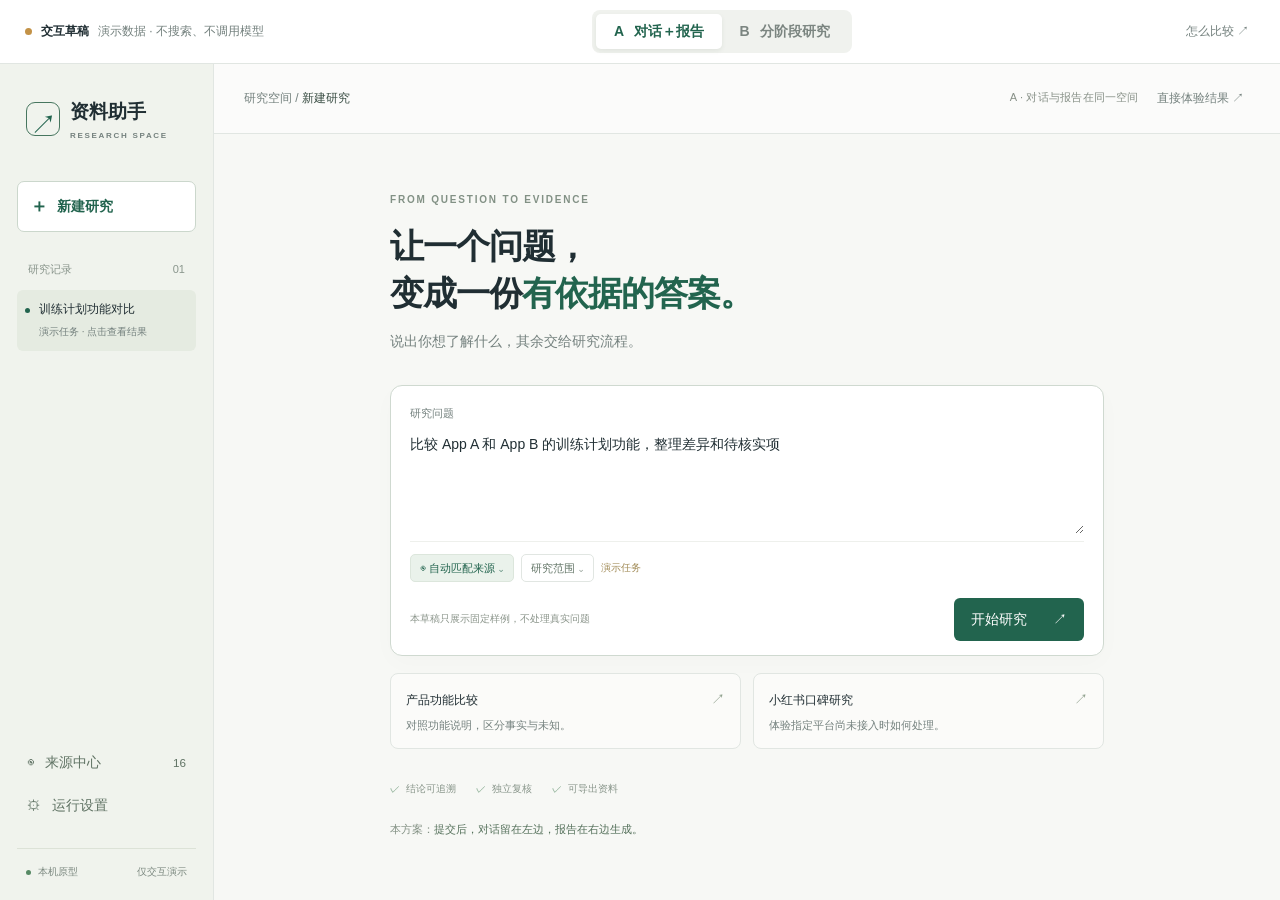
<file: prototypes/layout-comparison/index.html>
<!doctype html>
<html lang="zh-CN">
<head><meta charset="utf-8"><meta name="viewport" content="width=device-width,initial-scale=1"><title>资料助手 · 两套交互方案</title><link rel="stylesheet" href="style.css"></head>
<body>
<header class="demo-bar"><div class="demo-label"><span class="demo-dot"></span><b>交互草稿</b><span>演示数据 · 不搜索、不调用模型</span></div><nav class="switcher" aria-label="选择布局方案"><button data-layout="a" aria-pressed="true">A <span>对话＋报告</span></button><button data-layout="b" aria-pressed="false">B <span>分阶段研究</span></button></nav><button id="help" class="text-button">怎么比较 ↗</button></header>
<div class="workspace">
<aside class="sidebar"><a class="brand" href="#"><span class="brand-mark">↗</span><span>资料助手<small>RESEARCH SPACE</small></span></a><button class="new-button" id="new-task"><span>＋</span> 新建研究 </button><div class="nav-label">研究记录 <span>01</span></div><button class="history-item" id="history"><span class="history-dot"></span><span>训练计划功能对比<small>演示任务 · 点击查看结果</small></span></button><div class="sidebar-bottom"><button id="source-settings">◉ <span>来源中心</span><small id="capability-count"></small></button><button id="model-settings">⚙ <span>运行设置</span></button><div class="local-mode"><span></span>本机原型 <small>仅交互演示</small></div></div></aside>
<main id="main"></main>
</div>
<dialog id="evidence" class="evidence-dialog" aria-labelledby="evidence-title"><div class="drawer-top"><span class="eyebrow">SOURCE / 原文证据</span><button class="icon-button" data-close aria-label="关闭证据">×</button></div><div id="evidence-content"></div></dialog>
<dialog id="info" class="info-dialog" aria-labelledby="info-title"><button class="icon-button close-info" data-close aria-label="关闭说明">×</button><div id="info-content"></div><button class="solid" data-close>知道了</button></dialog>
<div class="toast" id="toast" role="status" hidden></div>
<dialog id="source-picker" class="picker-dialog" aria-labelledby="picker-title"><div class="drawer-top"><span class="eyebrow">本次任务 / SOURCE SCOPE</span><button class="icon-button" data-close aria-label="关闭来源选择">×</button></div><div id="picker-content"></div></dialog>
<script src="catalog.js"></script><script src="app.js"></script>
</body></html>
</file>
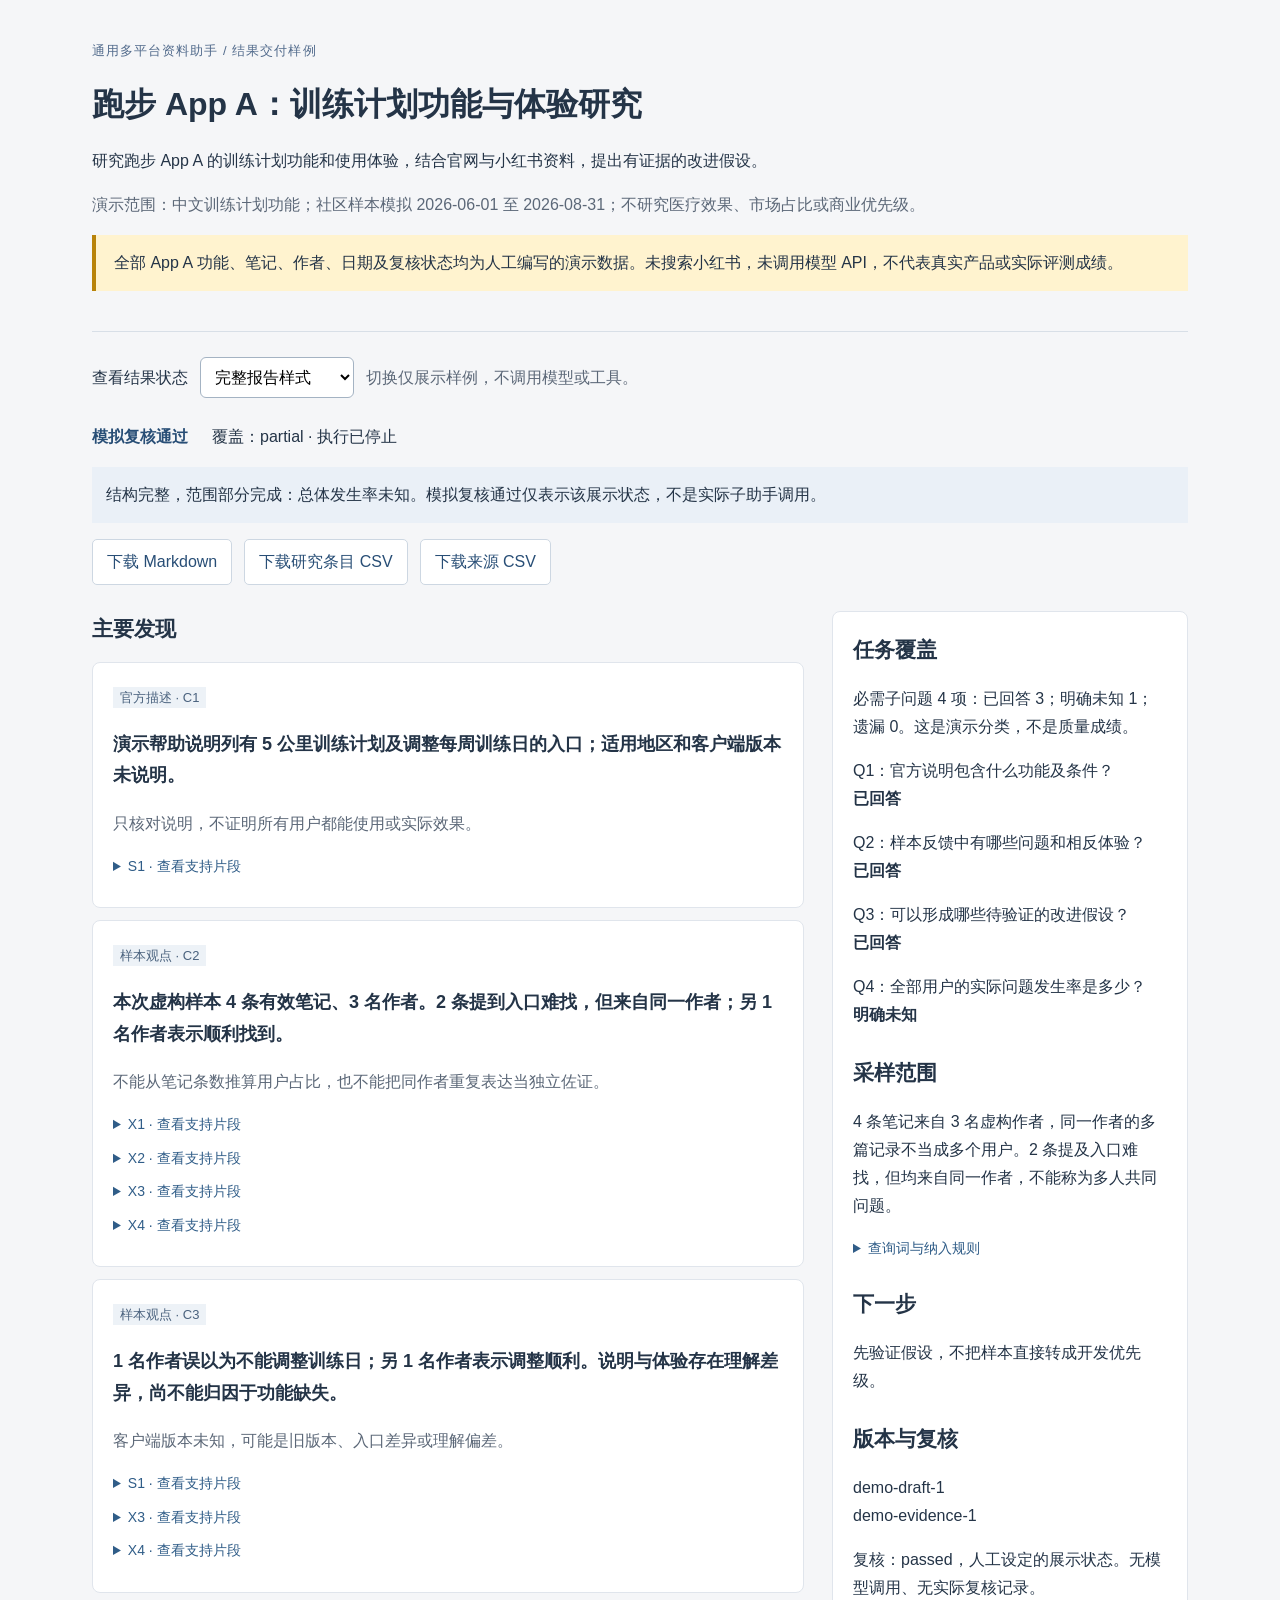
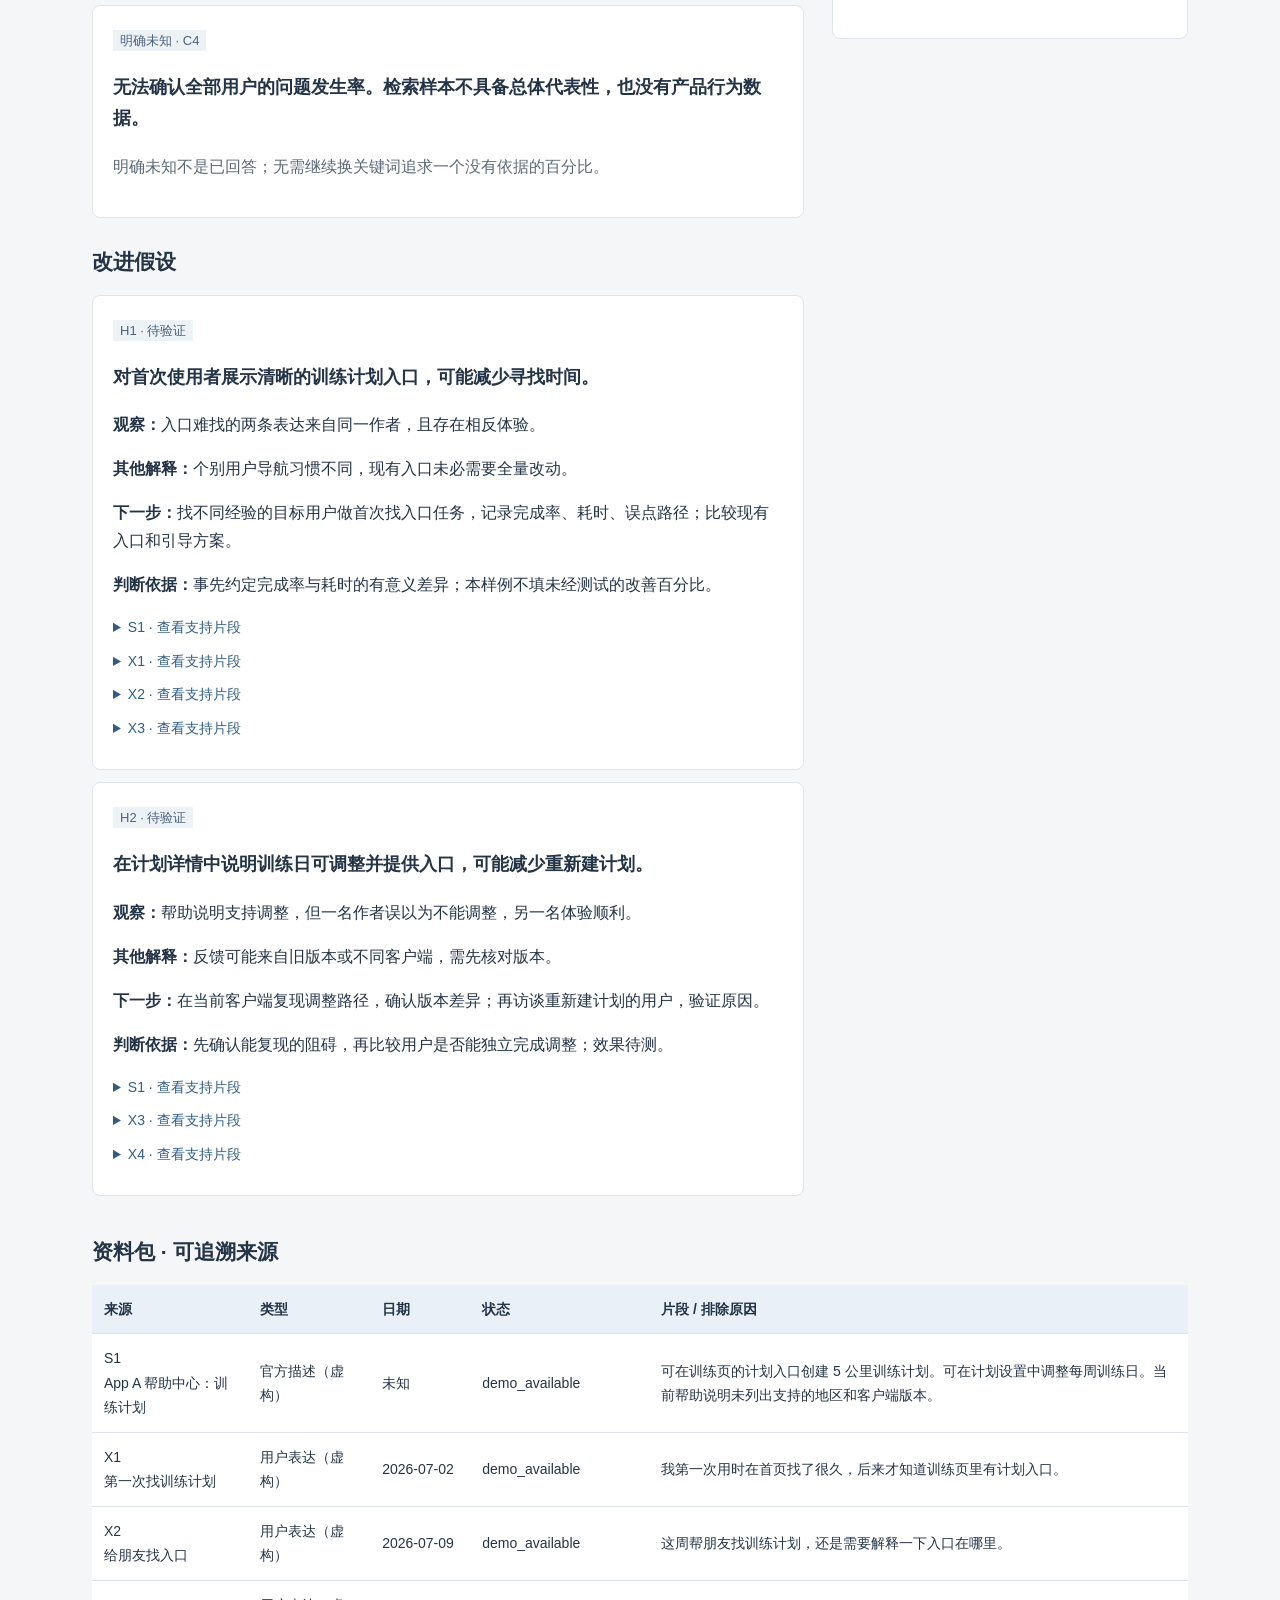
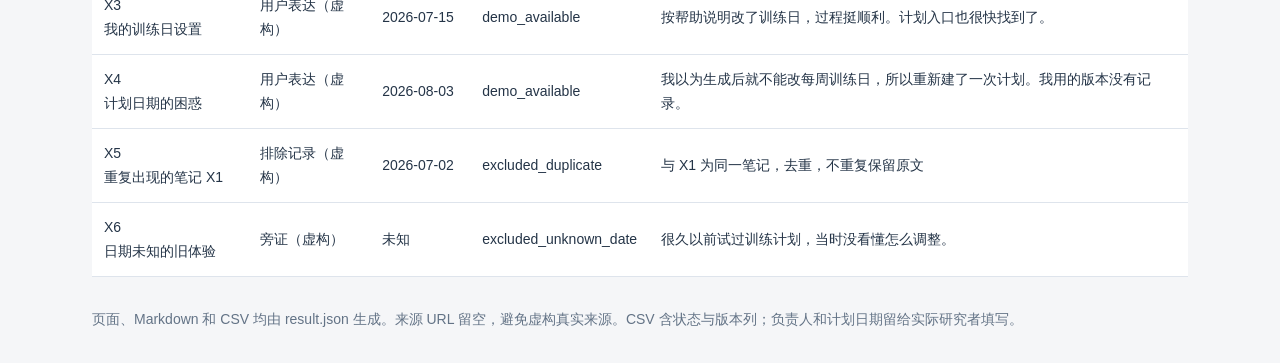
<file: docs/examples/app-research/index.html>
<!doctype html><html lang="zh-CN"><meta charset="utf-8"><meta name="viewport" content="width=device-width,initial-scale=1"><title>App A 研究结果 · PRD 交付样例</title><style>*{box-sizing:border-box}body{margin:0;background:#f5f6f8;color:#243447;font:16px/1.75 -apple-system,BlinkMacSystemFont,"PingFang SC",sans-serif}.wrap{max-width:1160px;margin:auto;padding:32px}header{border-bottom:1px solid #d8dfe7;padding:8px 0 24px}.eyebrow{font-size:13px;color:#526b8c;letter-spacing:.08em}h1{font-size:32px;line-height:1.3;max-width:800px}h2{font-size:21px;margin:26px 0 14px}h3{font-size:18px;font-weight:600}small,.muted{color:#5c6878}.banner{background:#fff3cf;border-left:4px solid #b8830a;padding:14px 18px}.toolbar{display:flex;gap:12px;align-items:center;flex-wrap:wrap;margin:25px 0}select{padding:10px;background:white;border:1px solid #a4b3c3;border-radius:6px;font:inherit}.status{display:flex;gap:24px;flex-wrap:wrap}.status b{color:#284e76}.notice{background:#eaf0f7;padding:14px}.actions{display:flex;gap:12px;flex-wrap:wrap}.actions a{color:#284e76;text-decoration:none;background:white;border:1px solid #cdd7e2;padding:8px 14px;border-radius:5px}.layout{display:grid;grid-template-columns:minmax(0,2fr) minmax(270px,1fr);gap:28px}article,aside{background:white;border:1px solid #e0e5ec;padding:20px;border-radius:8px}article{margin:12px 0}aside{align-self:start;margin-top:26px}aside h2:first-child{margin-top:0}.tag{font-size:13px;color:#4a627e;background:#edf2f7;padding:3px 7px}details{margin:9px 0;font-size:14px}summary{cursor:pointer;color:#305d88}blockquote{border-left:3px solid #b7c8dc;margin:10px 0;padding:8px 14px;background:#f6f8fb}table{border-collapse:collapse;width:100%;background:white;font-size:14px}th,td{padding:12px;text-align:left;border-bottom:1px solid #dee4ec;min-width:100px}th{background:#eaf0f7}.table{overflow:auto}footer{margin-top:30px;color:#637386;font-size:14px}section[hidden]{display:none}@media(max-width:760px){.wrap{padding:18px}.layout{display:block}h1{font-size:26px}}</style><div class="wrap"><header><div class="eyebrow">通用多平台资料助手 / 结果交付样例</div><h1>跑步 App A：训练计划功能与体验研究</h1><p>研究跑步 App A 的训练计划功能和使用体验，结合官网与小红书资料，提出有证据的改进假设。</p><p class="muted">演示范围：中文训练计划功能；社区样本模拟 2026-06-01 至 2026-08-31；不研究医疗效果、市场占比或商业优先级。</p><p class="banner">全部 App A 功能、笔记、作者、日期及复核状态均为人工编写的演示数据。未搜索小红书，未调用模型 API，不代表真实产品或实际评测成绩。</p></header><div class="toolbar"><label for="state">查看结果状态</label><select id="state"><option value="reviewed">完整报告样式</option><option value="missing-source">小红书来源缺失</option><option value="review-failed">复核服务失败</option></select><span class="muted">切换仅展示样例，不调用模型或工具。</span></div><section data-state="reviewed" ><div class="status"><b>模拟复核通过</b><span>覆盖：partial · 执行已停止</span></div><p class="notice">结构完整，范围部分完成：总体发生率未知。模拟复核通过仅表示该展示状态，不是实际子助手调用。</p><div class="actions"><a href="reviewed.md" download>下载 Markdown</a><a href="reviewed-items.csv" download>下载研究条目 CSV</a><a href="reviewed-sources.csv" download>下载来源 CSV</a></div><div class="layout"><main><h2>主要发现</h2><article><span class="tag">官方描述 · C1</span><h3>演示帮助说明列有 5 公里训练计划及调整每周训练日的入口；适用地区和客户端版本未说明。</h3><p class="muted">只核对说明，不证明所有用户都能使用或实际效果。</p><details><summary>S1 · 查看支持片段</summary><blockquote>可在训练页的计划入口创建 5 公里训练计划。可在计划设置中调整每周训练日。当前帮助说明未列出支持的地区和客户端版本。</blockquote><small>App A 帮助中心：训练计划 · S1-P1 · 日期未知 · 虚构来源，无外部链接</small></details></article><article><span class="tag">样本观点 · C2</span><h3>本次虚构样本 4 条有效笔记、3 名作者。2 条提到入口难找，但来自同一作者；另 1 名作者表示顺利找到。</h3><p class="muted">不能从笔记条数推算用户占比，也不能把同作者重复表达当独立佐证。</p><details><summary>X1 · 查看支持片段</summary><blockquote>我第一次用时在首页找了很久，后来才知道训练页里有计划入口。</blockquote><small>第一次找训练计划 · X1-P1 · 2026-07-02 · 虚构来源，无外部链接</small></details><details><summary>X2 · 查看支持片段</summary><blockquote>这周帮朋友找训练计划，还是需要解释一下入口在哪里。</blockquote><small>给朋友找入口 · X2-P1 · 2026-07-09 · 虚构来源，无外部链接</small></details><details><summary>X3 · 查看支持片段</summary><blockquote>按帮助说明改了训练日，过程挺顺利。计划入口也很快找到了。</blockquote><small>我的训练日设置 · X3-P1 · 2026-07-15 · 虚构来源，无外部链接</small></details><details><summary>X4 · 查看支持片段</summary><blockquote>我以为生成后就不能改每周训练日，所以重新建了一次计划。我用的版本没有记录。</blockquote><small>计划日期的困惑 · X4-P1 · 2026-08-03 · 虚构来源，无外部链接</small></details></article><article><span class="tag">样本观点 · C3</span><h3>1 名作者误以为不能调整训练日；另 1 名作者表示调整顺利。说明与体验存在理解差异，尚不能归因于功能缺失。</h3><p class="muted">客户端版本未知，可能是旧版本、入口差异或理解偏差。</p><details><summary>S1 · 查看支持片段</summary><blockquote>可在训练页的计划入口创建 5 公里训练计划。可在计划设置中调整每周训练日。当前帮助说明未列出支持的地区和客户端版本。</blockquote><small>App A 帮助中心：训练计划 · S1-P1 · 日期未知 · 虚构来源，无外部链接</small></details><details><summary>X3 · 查看支持片段</summary><blockquote>按帮助说明改了训练日，过程挺顺利。计划入口也很快找到了。</blockquote><small>我的训练日设置 · X3-P1 · 2026-07-15 · 虚构来源，无外部链接</small></details><details><summary>X4 · 查看支持片段</summary><blockquote>我以为生成后就不能改每周训练日，所以重新建了一次计划。我用的版本没有记录。</blockquote><small>计划日期的困惑 · X4-P1 · 2026-08-03 · 虚构来源，无外部链接</small></details></article><article><span class="tag">明确未知 · C4</span><h3>无法确认全部用户的问题发生率。检索样本不具备总体代表性，也没有产品行为数据。</h3><p class="muted">明确未知不是已回答；无需继续换关键词追求一个没有依据的百分比。</p></article><h2>改进假设</h2><article><span class="tag">H1 · 待验证</span><h3>对首次使用者展示清晰的训练计划入口，可能减少寻找时间。</h3><p><b>观察：</b>入口难找的两条表达来自同一作者，且存在相反体验。</p><p><b>其他解释：</b>个别用户导航习惯不同，现有入口未必需要全量改动。</p><p><b>下一步：</b>找不同经验的目标用户做首次找入口任务，记录完成率、耗时、误点路径；比较现有入口和引导方案。</p><p><b>判断依据：</b>事先约定完成率与耗时的有意义差异；本样例不填未经测试的改善百分比。</p><details><summary>S1 · 查看支持片段</summary><blockquote>可在训练页的计划入口创建 5 公里训练计划。可在计划设置中调整每周训练日。当前帮助说明未列出支持的地区和客户端版本。</blockquote><small>App A 帮助中心：训练计划 · S1-P1 · 日期未知 · 虚构来源，无外部链接</small></details><details><summary>X1 · 查看支持片段</summary><blockquote>我第一次用时在首页找了很久，后来才知道训练页里有计划入口。</blockquote><small>第一次找训练计划 · X1-P1 · 2026-07-02 · 虚构来源，无外部链接</small></details><details><summary>X2 · 查看支持片段</summary><blockquote>这周帮朋友找训练计划，还是需要解释一下入口在哪里。</blockquote><small>给朋友找入口 · X2-P1 · 2026-07-09 · 虚构来源，无外部链接</small></details><details><summary>X3 · 查看支持片段</summary><blockquote>按帮助说明改了训练日，过程挺顺利。计划入口也很快找到了。</blockquote><small>我的训练日设置 · X3-P1 · 2026-07-15 · 虚构来源，无外部链接</small></details></article><article><span class="tag">H2 · 待验证</span><h3>在计划详情中说明训练日可调整并提供入口，可能减少重新建计划。</h3><p><b>观察：</b>帮助说明支持调整，但一名作者误以为不能调整，另一名体验顺利。</p><p><b>其他解释：</b>反馈可能来自旧版本或不同客户端，需先核对版本。</p><p><b>下一步：</b>在当前客户端复现调整路径，确认版本差异；再访谈重新建计划的用户，验证原因。</p><p><b>判断依据：</b>先确认能复现的阻碍，再比较用户是否能独立完成调整；效果待测。</p><details><summary>S1 · 查看支持片段</summary><blockquote>可在训练页的计划入口创建 5 公里训练计划。可在计划设置中调整每周训练日。当前帮助说明未列出支持的地区和客户端版本。</blockquote><small>App A 帮助中心：训练计划 · S1-P1 · 日期未知 · 虚构来源，无外部链接</small></details><details><summary>X3 · 查看支持片段</summary><blockquote>按帮助说明改了训练日，过程挺顺利。计划入口也很快找到了。</blockquote><small>我的训练日设置 · X3-P1 · 2026-07-15 · 虚构来源，无外部链接</small></details><details><summary>X4 · 查看支持片段</summary><blockquote>我以为生成后就不能改每周训练日，所以重新建了一次计划。我用的版本没有记录。</blockquote><small>计划日期的困惑 · X4-P1 · 2026-08-03 · 虚构来源，无外部链接</small></details></article></main><aside><h2>任务覆盖</h2><p>必需子问题 4 项：已回答 3；明确未知 1；遗漏 0。这是演示分类，不是质量成绩。</p><p>Q1：官方说明包含什么功能及条件？<br><b>已回答</b></p><p>Q2：样本反馈中有哪些问题和相反体验？<br><b>已回答</b></p><p>Q3：可以形成哪些待验证的改进假设？<br><b>已回答</b></p><p>Q4：全部用户的实际问题发生率是多少？<br><b>明确未知</b></p><h2>采样范围</h2><p>4 条笔记来自 3 名虚构作者，同一作者的多篇记录不当成多个用户。2 条提及入口难找，但均来自同一作者，不能称为多人共同问题。</p><details><summary>查询词与纳入规则</summary><p>App A 训练计划；App A 训练计划 使用体验；App A 训练计划 好用；App A 训练计划 找不到</p><p>模拟综合排序；真实任务必须记录后端实际支持和返回的排序，不能声称随机抽样</p><p>模拟 2026-06-01 至 2026-08-31，采集时间不得替代发布日期</p><p>训练计划的第一人称使用描述，正文可取得，落在模拟日期范围内</p><p>重复笔记、广告或转载已确认项、明显不相关内容；日期未知单列且不计入时间窗口统计</p><p>模拟候选 6；纳入 4；去重 1；日期未知 1。</p></details><h2>下一步</h2><p>先验证假设，不把样本直接转成开发优先级。</p><h2>版本与复核</h2><p>demo-draft-1<br>demo-evidence-1</p><p>复核：passed，人工设定的展示状态。无模型调用、无实际复核记录。</p></aside></div><h2>资料包 · 可追溯来源</h2><div class="table"><table><thead><tr><th>来源</th><th>类型</th><th>日期</th><th>状态</th><th>片段 / 排除原因</th></tr></thead><tbody><tr><td>S1<br>App A 帮助中心：训练计划</td><td>官方描述（虚构）</td><td>未知</td><td>demo_available</td><td>可在训练页的计划入口创建 5 公里训练计划。可在计划设置中调整每周训练日。当前帮助说明未列出支持的地区和客户端版本。</td></tr><tr><td>X1<br>第一次找训练计划</td><td>用户表达（虚构）</td><td>2026-07-02</td><td>demo_available</td><td>我第一次用时在首页找了很久，后来才知道训练页里有计划入口。</td></tr><tr><td>X2<br>给朋友找入口</td><td>用户表达（虚构）</td><td>2026-07-09</td><td>demo_available</td><td>这周帮朋友找训练计划，还是需要解释一下入口在哪里。</td></tr><tr><td>X3<br>我的训练日设置</td><td>用户表达（虚构）</td><td>2026-07-15</td><td>demo_available</td><td>按帮助说明改了训练日，过程挺顺利。计划入口也很快找到了。</td></tr><tr><td>X4<br>计划日期的困惑</td><td>用户表达（虚构）</td><td>2026-08-03</td><td>demo_available</td><td>我以为生成后就不能改每周训练日，所以重新建了一次计划。我用的版本没有记录。</td></tr><tr><td>X5<br>重复出现的笔记 X1</td><td>排除记录（虚构）</td><td>2026-07-02</td><td>excluded_duplicate</td><td>与 X1 为同一笔记，去重，不重复保留原文</td></tr><tr><td>X6<br>日期未知的旧体验</td><td>旁证（虚构）</td><td>未知</td><td>excluded_unknown_date</td><td>很久以前试过训练计划，当时没看懂怎么调整。</td></tr></tbody></table></div></section><section data-state="missing-source" hidden><div class="status"><b>网页部分模拟复核通过</b><span>覆盖：partial · 执行已停止</span></div><p class="notice">模拟小红书无法访问。仅交付网页说明；未取得反馈，不能生成基于用户反馈的改进假设。</p><div class="actions"><a href="missing-source.md" download>下载 Markdown</a><a href="missing-source-items.csv" download>下载研究条目 CSV</a><a href="missing-source-sources.csv" download>下载来源 CSV</a></div><div class="layout"><main><h2>主要发现</h2><article><span class="tag">官方描述 · C1</span><h3>演示帮助说明列有 5 公里训练计划及调整每周训练日的入口；适用地区和客户端版本未说明。</h3><p class="muted">只核对说明，不证明所有用户都能使用或实际效果。</p><details><summary>S1 · 查看支持片段</summary><blockquote>可在训练页的计划入口创建 5 公里训练计划。可在计划设置中调整每周训练日。当前帮助说明未列出支持的地区和客户端版本。</blockquote><small>App A 帮助中心：训练计划 · S1-P1 · 日期未知 · 虚构来源，无外部链接</small></details></article><article><span class="tag">明确未知 · C4</span><h3>无法确认全部用户的问题发生率。检索样本不具备总体代表性，也没有产品行为数据。</h3><p class="muted">明确未知不是已回答；无需继续换关键词追求一个没有依据的百分比。</p></article><h2>改进假设</h2><article>未取得反馈证据，暂不生成反馈驱动的改进假设。</article></main><aside><h2>任务覆盖</h2><p>必需子问题 4 项：已回答 1；明确未知 3；遗漏 0。这是演示分类，不是质量成绩。</p><p>Q1：官方说明包含什么功能及条件？<br><b>已回答</b></p><p>Q2：样本反馈中有哪些问题和相反体验？<br><b>明确未知</b></p><p>Q3：可以形成哪些待验证的改进假设？<br><b>明确未知</b></p><p>Q4：全部用户的实际问题发生率是多少？<br><b>明确未知</b></p><h2>采样范围</h2><p>小红书来源缺失。未执行反馈检索，不生成样本计数。</p><h2>下一步</h2><p>在本机完成渠道配置后创建关联任务，补充小红书研究。</p><h2>版本与复核</h2><p>demo-draft-web-1<br>demo-evidence-web-1</p><p>复核：passed，人工设定的展示状态。无模型调用、无实际复核记录。</p></aside></div><h2>资料包 · 可追溯来源</h2><div class="table"><table><thead><tr><th>来源</th><th>类型</th><th>日期</th><th>状态</th><th>片段 / 排除原因</th></tr></thead><tbody><tr><td>S1<br>App A 帮助中心：训练计划</td><td>官方描述（虚构）</td><td>未知</td><td>demo_available</td><td>可在训练页的计划入口创建 5 公里训练计划。可在计划设置中调整每周训练日。当前帮助说明未列出支持的地区和客户端版本。</td></tr></tbody></table></div></section><section data-state="review-failed" hidden><div class="status"><b>未复核草稿</b><span>覆盖：partial · 执行已停止</span></div><p class="notice">模拟复核服务超时，未取得有效复核结果。下列内容为未复核草稿，不能标为已通过。</p><div class="actions"><a href="review-failed.md" download>下载 Markdown</a><a href="review-failed-items.csv" download>下载研究条目 CSV</a><a href="review-failed-sources.csv" download>下载来源 CSV</a></div><div class="layout"><main><h2>主要发现</h2><article><span class="tag">官方描述 · C1</span><h3>演示帮助说明列有 5 公里训练计划及调整每周训练日的入口；适用地区和客户端版本未说明。</h3><p class="muted">只核对说明，不证明所有用户都能使用或实际效果。</p><details><summary>S1 · 查看支持片段</summary><blockquote>可在训练页的计划入口创建 5 公里训练计划。可在计划设置中调整每周训练日。当前帮助说明未列出支持的地区和客户端版本。</blockquote><small>App A 帮助中心：训练计划 · S1-P1 · 日期未知 · 虚构来源，无外部链接</small></details></article><article><span class="tag">样本观点 · C2</span><h3>本次虚构样本 4 条有效笔记、3 名作者。2 条提到入口难找，但来自同一作者；另 1 名作者表示顺利找到。</h3><p class="muted">不能从笔记条数推算用户占比，也不能把同作者重复表达当独立佐证。</p><details><summary>X1 · 查看支持片段</summary><blockquote>我第一次用时在首页找了很久，后来才知道训练页里有计划入口。</blockquote><small>第一次找训练计划 · X1-P1 · 2026-07-02 · 虚构来源，无外部链接</small></details><details><summary>X2 · 查看支持片段</summary><blockquote>这周帮朋友找训练计划，还是需要解释一下入口在哪里。</blockquote><small>给朋友找入口 · X2-P1 · 2026-07-09 · 虚构来源，无外部链接</small></details><details><summary>X3 · 查看支持片段</summary><blockquote>按帮助说明改了训练日，过程挺顺利。计划入口也很快找到了。</blockquote><small>我的训练日设置 · X3-P1 · 2026-07-15 · 虚构来源，无外部链接</small></details><details><summary>X4 · 查看支持片段</summary><blockquote>我以为生成后就不能改每周训练日，所以重新建了一次计划。我用的版本没有记录。</blockquote><small>计划日期的困惑 · X4-P1 · 2026-08-03 · 虚构来源，无外部链接</small></details></article><article><span class="tag">样本观点 · C3</span><h3>1 名作者误以为不能调整训练日；另 1 名作者表示调整顺利。说明与体验存在理解差异，尚不能归因于功能缺失。</h3><p class="muted">客户端版本未知，可能是旧版本、入口差异或理解偏差。</p><details><summary>S1 · 查看支持片段</summary><blockquote>可在训练页的计划入口创建 5 公里训练计划。可在计划设置中调整每周训练日。当前帮助说明未列出支持的地区和客户端版本。</blockquote><small>App A 帮助中心：训练计划 · S1-P1 · 日期未知 · 虚构来源，无外部链接</small></details><details><summary>X3 · 查看支持片段</summary><blockquote>按帮助说明改了训练日，过程挺顺利。计划入口也很快找到了。</blockquote><small>我的训练日设置 · X3-P1 · 2026-07-15 · 虚构来源，无外部链接</small></details><details><summary>X4 · 查看支持片段</summary><blockquote>我以为生成后就不能改每周训练日，所以重新建了一次计划。我用的版本没有记录。</blockquote><small>计划日期的困惑 · X4-P1 · 2026-08-03 · 虚构来源，无外部链接</small></details></article><article><span class="tag">明确未知 · C4</span><h3>无法确认全部用户的问题发生率。检索样本不具备总体代表性，也没有产品行为数据。</h3><p class="muted">明确未知不是已回答；无需继续换关键词追求一个没有依据的百分比。</p></article><h2>改进假设</h2><article><span class="tag">H1 · 待验证</span><h3>对首次使用者展示清晰的训练计划入口，可能减少寻找时间。</h3><p><b>观察：</b>入口难找的两条表达来自同一作者，且存在相反体验。</p><p><b>其他解释：</b>个别用户导航习惯不同，现有入口未必需要全量改动。</p><p><b>下一步：</b>找不同经验的目标用户做首次找入口任务，记录完成率、耗时、误点路径；比较现有入口和引导方案。</p><p><b>判断依据：</b>事先约定完成率与耗时的有意义差异；本样例不填未经测试的改善百分比。</p><details><summary>S1 · 查看支持片段</summary><blockquote>可在训练页的计划入口创建 5 公里训练计划。可在计划设置中调整每周训练日。当前帮助说明未列出支持的地区和客户端版本。</blockquote><small>App A 帮助中心：训练计划 · S1-P1 · 日期未知 · 虚构来源，无外部链接</small></details><details><summary>X1 · 查看支持片段</summary><blockquote>我第一次用时在首页找了很久，后来才知道训练页里有计划入口。</blockquote><small>第一次找训练计划 · X1-P1 · 2026-07-02 · 虚构来源，无外部链接</small></details><details><summary>X2 · 查看支持片段</summary><blockquote>这周帮朋友找训练计划，还是需要解释一下入口在哪里。</blockquote><small>给朋友找入口 · X2-P1 · 2026-07-09 · 虚构来源，无外部链接</small></details><details><summary>X3 · 查看支持片段</summary><blockquote>按帮助说明改了训练日，过程挺顺利。计划入口也很快找到了。</blockquote><small>我的训练日设置 · X3-P1 · 2026-07-15 · 虚构来源，无外部链接</small></details></article><article><span class="tag">H2 · 待验证</span><h3>在计划详情中说明训练日可调整并提供入口，可能减少重新建计划。</h3><p><b>观察：</b>帮助说明支持调整，但一名作者误以为不能调整，另一名体验顺利。</p><p><b>其他解释：</b>反馈可能来自旧版本或不同客户端，需先核对版本。</p><p><b>下一步：</b>在当前客户端复现调整路径，确认版本差异；再访谈重新建计划的用户，验证原因。</p><p><b>判断依据：</b>先确认能复现的阻碍，再比较用户是否能独立完成调整；效果待测。</p><details><summary>S1 · 查看支持片段</summary><blockquote>可在训练页的计划入口创建 5 公里训练计划。可在计划设置中调整每周训练日。当前帮助说明未列出支持的地区和客户端版本。</blockquote><small>App A 帮助中心：训练计划 · S1-P1 · 日期未知 · 虚构来源，无外部链接</small></details><details><summary>X3 · 查看支持片段</summary><blockquote>按帮助说明改了训练日，过程挺顺利。计划入口也很快找到了。</blockquote><small>我的训练日设置 · X3-P1 · 2026-07-15 · 虚构来源，无外部链接</small></details><details><summary>X4 · 查看支持片段</summary><blockquote>我以为生成后就不能改每周训练日，所以重新建了一次计划。我用的版本没有记录。</blockquote><small>计划日期的困惑 · X4-P1 · 2026-08-03 · 虚构来源，无外部链接</small></details></article></main><aside><h2>任务覆盖</h2><p>必需子问题 4 项：已回答 3；明确未知 1；遗漏 0。这是演示分类，不是质量成绩。</p><p>Q1：官方说明包含什么功能及条件？<br><b>已回答</b></p><p>Q2：样本反馈中有哪些问题和相反体验？<br><b>已回答</b></p><p>Q3：可以形成哪些待验证的改进假设？<br><b>已回答</b></p><p>Q4：全部用户的实际问题发生率是多少？<br><b>明确未知</b></p><h2>采样范围</h2><p>4 条笔记来自 3 名虚构作者，同一作者的多篇记录不当成多个用户。2 条提及入口难找，但均来自同一作者，不能称为多人共同问题。</p><details><summary>查询词与纳入规则</summary><p>App A 训练计划；App A 训练计划 使用体验；App A 训练计划 好用；App A 训练计划 找不到</p><p>模拟综合排序；真实任务必须记录后端实际支持和返回的排序，不能声称随机抽样</p><p>模拟 2026-06-01 至 2026-08-31，采集时间不得替代发布日期</p><p>训练计划的第一人称使用描述，正文可取得，落在模拟日期范围内</p><p>重复笔记、广告或转载已确认项、明显不相关内容；日期未知单列且不计入时间窗口统计</p><p>模拟候选 6；纳入 4；去重 1；日期未知 1。</p></details><h2>下一步</h2><p>预算允许时，对相同稿件及证据重试复核；本展示页不发起实际调用。</p><h2>版本与复核</h2><p>demo-draft-1<br>demo-evidence-1</p><p>复核：failed，人工设定的展示状态。无模型调用、无实际复核记录。</p></aside></div><h2>资料包 · 可追溯来源</h2><div class="table"><table><thead><tr><th>来源</th><th>类型</th><th>日期</th><th>状态</th><th>片段 / 排除原因</th></tr></thead><tbody><tr><td>S1<br>App A 帮助中心：训练计划</td><td>官方描述（虚构）</td><td>未知</td><td>demo_available</td><td>可在训练页的计划入口创建 5 公里训练计划。可在计划设置中调整每周训练日。当前帮助说明未列出支持的地区和客户端版本。</td></tr><tr><td>X1<br>第一次找训练计划</td><td>用户表达（虚构）</td><td>2026-07-02</td><td>demo_available</td><td>我第一次用时在首页找了很久，后来才知道训练页里有计划入口。</td></tr><tr><td>X2<br>给朋友找入口</td><td>用户表达（虚构）</td><td>2026-07-09</td><td>demo_available</td><td>这周帮朋友找训练计划，还是需要解释一下入口在哪里。</td></tr><tr><td>X3<br>我的训练日设置</td><td>用户表达（虚构）</td><td>2026-07-15</td><td>demo_available</td><td>按帮助说明改了训练日，过程挺顺利。计划入口也很快找到了。</td></tr><tr><td>X4<br>计划日期的困惑</td><td>用户表达（虚构）</td><td>2026-08-03</td><td>demo_available</td><td>我以为生成后就不能改每周训练日，所以重新建了一次计划。我用的版本没有记录。</td></tr><tr><td>X5<br>重复出现的笔记 X1</td><td>排除记录（虚构）</td><td>2026-07-02</td><td>excluded_duplicate</td><td>与 X1 为同一笔记，去重，不重复保留原文</td></tr><tr><td>X6<br>日期未知的旧体验</td><td>旁证（虚构）</td><td>未知</td><td>excluded_unknown_date</td><td>很久以前试过训练计划，当时没看懂怎么调整。</td></tr></tbody></table></div></section><footer>页面、Markdown 和 CSV 均由 result.json 生成。来源 URL 留空，避免虚构真实来源。CSV 含状态与版本列；负责人和计划日期留给实际研究者填写。</footer></div><script>document.querySelector('#state').addEventListener('change',e=>{document.querySelectorAll('[data-state]').forEach(s=>s.hidden=s.dataset.state!==e.target.value)});</script></html>
</file>
<file: prototypes/layout-comparison/style.css>
:root{--ink:#202e33;--muted:#74817e;--line:#e1e6e2;--paper:#fff;--bg:#f7f8f5;--green:#22644e;--soft:#eaf2eb;--amber:#946127;--sans:-apple-system,BlinkMacSystemFont,"PingFang SC","Microsoft YaHei",sans-serif}*{box-sizing:border-box}body{margin:0;font:14px/1.65 var(--sans);color:var(--ink);background:var(--bg)}button,input,textarea,select{font:inherit}button,a,input,textarea,select{outline-offset:4px}button{cursor:pointer}button{border:0;background:none;color:inherit}a{color:var(--green)}button:disabled{opacity:.5;cursor:default}.demo-bar{height:64px;background:#fff;border-bottom:1px solid var(--line);display:flex;align-items:center;justify-content:space-between;padding:0 25px;gap:16px}.demo-label{display:flex;align-items:center;gap:9px;font-size:12px}.demo-label>span:last-child{color:var(--muted)}.demo-dot{width:7px;height:7px;background:#c39247;border-radius:50%}.switcher{display:flex;background:#f0f2ee;padding:4px;border-radius:8px}.switcher button{font-weight:600;padding:6px 18px;border-radius:5px;color:#7b8580}.switcher button[aria-pressed=true]{background:#fff;color:var(--green);box-shadow:0 2px 5px #18332212}.switcher button span{margin-left:6px}.text-button{font-size:12px;color:var(--muted)}.workspace{display:flex;min-height:calc(100vh - 64px)}.sidebar{width:214px;flex-shrink:0;padding:32px 17px 20px;background:#f0f3ed;border-right:1px solid var(--line);display:flex;flex-direction:column}.brand{display:flex;align-items:center;gap:10px;text-decoration:none;color:var(--ink);padding:0 9px;margin-bottom:38px;font-size:19px;font-weight:650}.brand-mark{display:grid;place-items:center;width:34px;height:34px;border:1px solid #47765f;border-radius:9px;color:var(--green);font-size:27px;font-weight:400}.brand small{display:block;letter-spacing:1.7px;color:var(--muted);font-size:8px;margin-top:2px}.new-button{border:1px solid #cbd7cc;background:#fff;border-radius:7px;text-align:left;padding:10px 12px;color:var(--green);font-weight:600;display:flex;align-items:center;gap:9px}.new-button>span{font-size:18px}.new-button kbd{margin-left:auto;color:#acb7ac;font-size:10px;font-weight:400}.nav-label{margin:28px 11px 12px;font-size:11px;color:#8a968d;display:flex;justify-content:space-between}.history-item{display:flex;gap:9px;text-align:left;border-radius:6px;padding:10px 8px;font-size:12px;background:#e5ebe1;width:100%}.history-item small{display:block;color:var(--muted);font-size:10px;margin-top:4px}.history-dot{width:5px;height:5px;border-radius:50%;background:var(--green);margin-top:8px}.sidebar-bottom{margin-top:auto;padding-top:100px}.sidebar-bottom>button{width:100%;display:flex;gap:11px;align-items:center;text-align:left;padding:10px;color:#607364}.sidebar-bottom>button small{margin-left:auto}.local-mode{margin-top:20px;padding:15px 9px 0;border-top:1px solid #dce2d7;font-size:10px;color:#7c8980}.local-mode span{display:inline-block;width:5px;height:5px;background:#568964;border-radius:50%;margin-right:7px}.local-mode small{float:right;font-size:10px}main{flex:1;min-width:0}.page-top{min-height:70px;display:flex;align-items:center;justify-content:space-between;padding:16px 30px;border-bottom:1px solid var(--line);background:#ffffff80}.crumb{font-size:12px;color:var(--muted)}.crumb b{color:#394d43;font-weight:500}.page-actions{display:flex;gap:12px}.page-actions button{font-size:12px;color:var(--muted)}.mode-note{font-size:11px;color:#879087;letter-spacing:.02em}.start-screen{max-width:790px;margin:0 auto;padding:58px 38px 35px}.eyebrow{font-size:10px;letter-spacing:1.8px;color:#829185;font-weight:600}.start-screen h1{font-size:34px;line-height:1.4;letter-spacing:-1px;margin:14px 0 12px;font-weight:600}.start-screen h1 em{font-style:normal;color:var(--green)}.subtitle{font-size:14px;color:var(--muted);margin:0 0 32px}.composer{border:1px solid #cfd9d0;border-radius:12px;background:#fff;padding:18px 19px 14px;box-shadow:0 7px 25px #24352805}.composer label{display:block;font-size:11px;color:var(--muted)}textarea{resize:vertical;width:100%;min-height:112px;border:0;color:var(--ink);padding:10px 0;background:transparent;line-height:1.8}textarea:focus{outline:none}textarea::placeholder{color:#a0aaa2}.compose-options{display:flex;align-items:center;gap:7px;flex-wrap:wrap;border-top:1px solid #eef0ec;padding-top:12px}.chip{border:1px solid var(--line);border-radius:5px;color:#657769;font-size:11px;padding:4px 9px}.chip.on{background:var(--soft);border-color:#dce6dc;color:var(--green)}.compose-bottom{display:flex;align-items:center;justify-content:space-between;margin-top:16px;gap:10px}.compose-bottom small{color:#8b958b;font-size:10px}.solid{background:var(--green);color:white;padding:10px 17px;border-radius:6px;font-weight:500}.solid:hover{background:#174c3a}.solid span{margin-left:22px}.outline{border:1px solid var(--line);border-radius:6px;padding:8px 13px;background:#fff}.examples{display:grid;grid-template-columns:1fr 1fr;gap:12px;margin-top:17px}.example{padding:14px 15px;border-radius:8px;border:1px solid var(--line);text-align:left;background:#ffffff66}.example b{font-size:12px;font-weight:500}.example span{float:right;color:#90a18e}.example small{display:block;font-size:11px;color:var(--muted);margin-top:5px}.start-footer{margin-top:32px;display:flex;gap:20px;color:#88958a;font-size:10px}.start-footer span:before{content:'✓';margin-right:6px;color:#659571}.scope{display:flex;gap:14px;margin-top:12px;flex-wrap:wrap}.scope label{flex:1;min-width:110px}.scope input{border:1px solid var(--line);padding:6px 8px;border-radius:4px;width:100%;font-size:12px}.split{display:grid;grid-template-columns:minmax(300px,37%) minmax(0,1fr);min-height:calc(100vh - 134px)}.conversation{padding:26px 23px;border-right:1px solid var(--line);display:flex;flex-direction:column;background:#fafbf8;min-width:0}.user-message{background:#eaf0e6;padding:14px 16px;border-radius:10px 10px 2px 10px;line-height:1.9;font-size:13px;margin:16px 0 26px}.speaker{display:flex;gap:8px;align-items:center;font-size:11px;color:var(--muted)}.speaker .avatar{background:#e3ecdf;color:var(--green);border-radius:5px;padding:2px 6px}.assistant-message{font-size:13px;line-height:1.9;padding:13px 0 22px}.assistant-message p{margin:6px 0}.process-box{border-top:1px solid var(--line);padding-top:16px}.progress-list{list-style:none;padding:0;margin:0}.progress-list li{display:flex;gap:10px;padding:8px 0;color:#8a958e;font-size:12px}.progress-list i{font-style:normal;width:19px;height:19px;border:1px solid #ccd6cd;display:grid;place-items:center;border-radius:50%;font-size:10px}.progress-list .done{color:#547763}.progress-list .done i{background:#e5eee4;border:0}.progress-list .active{color:var(--green);font-weight:600}.progress-list .active i{border-color:var(--green);background:#e9f2e8}.conversation .follow{margin-top:auto}.follow{padding-top:20px}.follow label{font-size:11px;color:var(--muted)}.follow textarea{min-height:65px;padding:9px 11px;border:1px solid var(--line);border-radius:6px;background:white;font-size:12px}.follow button{font-size:12px;padding:7px 12px}.follow small{display:block;font-size:10px;color:var(--muted);margin-top:8px}.report-space{background:#fff;padding:28px 34px;min-width:0}.report-head{border-bottom:1px solid var(--line);padding-bottom:20px}.report-head h1{font-size:27px;line-height:1.4;margin:8px 0 10px;letter-spacing:-.6px;font-weight:600}.status-badge{display:inline-block;font-size:10px;background:#f6eedb;color:var(--amber);padding:3px 8px;border-radius:4px}.report-head p{font-size:11px;color:var(--muted);margin:10px 0}.report-tabs{display:flex;gap:24px;border-bottom:1px solid var(--line);margin-top:12px}.report-tabs button{font-size:12px;padding:12px 0;border-bottom:2px solid transparent;color:var(--muted)}.report-tabs button.active{border-color:var(--green);color:var(--green);font-weight:600}.report-body{padding-top:21px}.report-body h2{font-size:16px;font-weight:600;margin:4px 0 13px}.report-body p{font-size:13px;line-height:1.9;color:#536359}.report-body .section-number{font-size:10px;color:#86a08a;margin-right:10px}.ref{font-size:10px;padding:1px 5px;background:#eaf3e9;color:var(--green);border-radius:3px;margin:0 2px}.report-body section+section{margin-top:25px}.table-wrap{overflow:auto}table{border-collapse:collapse;width:100%;font-size:12px;margin:17px 0}th{text-align:left;background:#f5f7f1;color:#677b68;font-weight:500}td,th{padding:10px 12px;border-bottom:1px solid var(--line);vertical-align:top}.limit{border-left:2px solid #c9a059;background:#fcf9f1;padding:10px 14px;font-size:12px;color:#80642f;margin-top:22px}.exports{display:flex;gap:8px;margin-top:26px;flex-wrap:wrap}.exports button{font-size:11px}.source-row{padding:15px 0;border-bottom:1px solid var(--line);display:flex;gap:10px}.source-row button{text-align:left;flex:1}.source-row small{display:block;color:var(--muted);font-size:10px;margin-top:5px}.source-index{color:var(--green);font-size:11px;padding:3px 7px;background:var(--soft);align-self:start;border-radius:4px}.review-event{padding:12px 0 12px 17px;border-left:1px solid #ccdac9;margin-left:5px;font-size:12px}.review-event small{display:block;color:var(--muted);margin-top:5px}.empty-report{min-height:420px;display:flex;align-items:center;justify-content:center;text-align:center}.document-symbol{font-size:40px;color:#b7c6b6}.empty-report h2{font-size:19px;font-weight:500}.empty-report p{color:var(--muted);font-size:12px;max-width:300px}.progress-demo{margin-top:20px;border-top:1px dashed var(--line);padding-top:13px;font-size:10px;color:var(--muted)}.progress-demo button{margin-left:8px;color:var(--green);text-decoration:underline}.stage-page{max-width:920px;margin:0 auto;padding:36px 45px}.stepper{display:flex;align-items:center;gap:12px;font-size:11px;color:#a0aaa0;margin:0 0 36px}.stepper .current{color:var(--green);font-weight:600}.stepper .line{height:1px;background:#dce3d9;flex:1}.stage-page h1{font-size:28px;font-weight:600;line-height:1.5}.research-card{border:1px solid var(--line);padding:25px 28px;background:white;border-radius:10px;margin:22px 0}.research-card h2{font-size:17px;font-weight:500;margin:0 0 6px}.research-card>p{color:var(--muted);font-size:12px}.stage-page .progress-list{margin:20px 0}.stage-page .report-space{border:1px solid var(--line);border-radius:9px;padding:30px 38px}.stage-page .follow{margin-top:22px;border-top:1px solid var(--line)}.stop-note{background:#f9ede4;color:#9a592a;padding:10px 15px;border-radius:6px;font-size:12px}.report-controls{display:flex;justify-content:space-between;align-items:center;margin-bottom:22px}.dialog-hint{font-size:12px;color:var(--muted)}dialog{border:1px solid var(--line);color:var(--ink);box-shadow:0 25px 70px #172c2722}dialog::backdrop{background:#172a2333;backdrop-filter:blur(2px)}.evidence-dialog{position:fixed;inset:0 0 0 auto;margin:0;height:100dvh;max-height:100dvh;width:440px;max-width:92vw;padding:30px;border-radius:0;border-top:0;border-bottom:0}.drawer-top{display:flex;justify-content:space-between;align-items:center;margin-bottom:35px}.icon-button{font-size:26px;color:var(--muted);line-height:1;padding:6px}.evidence-dialog h2{font-size:23px;font-weight:500;line-height:1.5}.evidence-dialog blockquote{margin:25px 0;padding:18px 20px;background:#f1f6ec;border-left:3px solid var(--green);font-size:16px;line-height:2}.evidence-dialog dl{font-size:12px;display:grid;grid-template-columns:90px 1fr;gap:12px;margin-top:25px}.evidence-dialog dt{color:var(--muted)}.evidence-dialog dd{margin:0}.evidence-dialog .limit{font-size:11px}.info-dialog{width:510px;max-width:92vw;border-radius:14px;padding:32px}.info-dialog h2{font-size:24px}.info-dialog p,.info-dialog li{font-size:13px;color:#617163;line-height:1.9}.info-dialog ul{padding-left:20px}.info-dialog>.solid{margin-top:15px}.close-info{float:right}.toast{position:fixed;bottom:24px;left:50%;transform:translateX(-50%);background:#263f32;color:white;padding:12px 20px;border-radius:8px;font-size:12px;box-shadow:0 4px 15px #263f3222;z-index:10}.mock-label{font-size:10px;color:#a18b57}.compare-hint{font-size:11px;color:#849285;margin-top:22px}.compare-hint b{color:#54705a;font-weight:500}@media(min-width:1500px){.start-screen{padding-top:95px}.report-space{padding:36px 50px}}@media(max-width:1100px){.demo-label>span:last-child{display:none}.sidebar{width:180px;padding:25px 12px}.brand{font-size:17px;padding:0}.new-button kbd{display:none}.split{grid-template-columns:minmax(260px,40%) minmax(0,1fr)}.report-space{padding:24px}.conversation{padding:24px 18px}}@media(max-width:800px){.sidebar{width:65px;padding:22px 10px}.brand>span:last-child,.new-button kbd,.nav-label,.history-item,.sidebar-bottom>button,.local-mode{display:none}.brand{padding:0 4px}.new-button{font-size:0;padding:7px;justify-content:center}.new-button>span{font-size:22px}.demo-bar{padding:10px 13px;height:auto;min-height:64px;flex-wrap:wrap;gap:8px}.switcher button{padding:5px 10px}.demo-label b{font-size:11px}.text-button{font-size:10px}.split{display:flex;flex-direction:column}.conversation{border-right:0;border-bottom:1px solid var(--line)}.conversation .follow{margin-top:20px}.empty-report{min-height:230px}.start-screen,.stage-page{padding:30px 22px}.start-screen h1{font-size:28px}.page-top{padding:13px 18px}.mode-note{display:none}.stage-page .report-space{padding:22px}.examples{grid-template-columns:1fr}.start-footer{gap:10px;flex-wrap:wrap}}@media(prefers-reduced-motion:no-preference){.report-space,.start-screen,.stage-page{animation:appear .2s ease-out}@keyframes appear{from{opacity:.3;transform:translateY(4px)}to{opacity:1;transform:none}}}

[hidden]{display:none!important}:focus-visible{outline:2px solid #4a896b;outline-offset:3px}
.demo-bar{position:sticky;top:0;z-index:5}.sidebar{position:sticky;top:64px;height:calc(100dvh - 64px)}@media(min-width:801px){.split{height:calc(100dvh - 134px);min-height:520px;overflow:hidden}.conversation,.split>.report-space{overflow:auto}.conversation .follow{flex-shrink:0}.sidebar-bottom{padding-top:25px}}@media(max-width:800px){.sidebar{position:static;height:auto;min-height:calc(100dvh - 64px)}}
.report-space,.start-screen,.stage-page{animation:none}
.picker-dialog{width:660px;max-width:94vw;max-height:88vh;border-radius:14px;padding:26px}.picker-dialog h2{font-size:24px;margin:0 0 8px}.picker-dialog .drawer-top{margin-bottom:12px}.route-options{display:flex;gap:8px;margin:18px 0}.route-options .selected{background:var(--soft);border-color:var(--green);color:var(--green)}.picker-options{max-height:310px;overflow:auto;border-block:1px solid var(--line)}.picker-row{display:flex;gap:12px;justify-content:space-between;padding:10px 3px;border-bottom:1px solid #eff1ed}.picker-row label{display:flex;gap:8px;align-items:center;font-size:12px}.picker-row small{color:var(--muted);font-size:10px}.picker-row input{accent-color:var(--green)}.required-choice{color:#936637}.picker-footer{display:flex;align-items:center;justify-content:space-between;gap:12px;margin-top:15px}.catalog-page{padding:36px;max-width:1220px;margin:auto}.catalog-page h1{font-size:28px;font-weight:500;margin:12px 0}.catalog-stats{display:flex;gap:24px;padding:17px 0;border-block:1px solid var(--line);flex-wrap:wrap;font-size:12px;color:var(--muted)}.catalog-stats b{font-size:22px;color:var(--green);margin-right:6px}.catalog-notice{font-size:11px;line-height:1.9;background:#f0f3e9;color:#6f785e;padding:12px 15px;margin:18px 0}.catalog-search{font-size:11px;color:var(--muted);display:block}.catalog-search input{display:block;border:1px solid var(--line);border-radius:7px;padding:11px 14px;width:100%;margin-top:5px;background:white}.catalog-filters{display:flex;gap:7px;flex-wrap:wrap;margin:17px 0}.catalog-filters button{font-size:11px;padding:5px 10px;border-radius:5px}.catalog-filters button[aria-pressed=true]{background:var(--soft);color:var(--green)}.catalog-grid{display:grid;grid-template-columns:repeat(auto-fit,minmax(230px,1fr));gap:12px}.cap-card{border:1px solid var(--line);background:#fff;border-radius:9px;padding:18px;display:flex;flex-direction:column;gap:9px}.cap-head{display:flex;justify-content:space-between;align-items:center;gap:8px}.cap-head h2{font-size:16px;margin:0}.cap-head span{font-size:10px;padding:2px 6px;border-radius:4px}.available{color:var(--green);background:var(--soft)}.planned{color:#889185;background:#f0f2ee}.cap-card p{font-size:12px;color:var(--muted);margin:0}.cap-ops{display:flex;gap:5px;flex-wrap:wrap}.cap-ops span{font-size:10px;background:#f4f6f0;padding:3px 6px;border-radius:3px}.cap-card>small{font-size:10px;color:#9b9076}.cap-card>button{margin-top:auto;text-align:left;padding:10px 0 0;color:var(--green)}.task-sources{border:1px solid var(--line);border-radius:7px;padding:10px 12px;margin-bottom:20px;font-size:11px}.task-sources summary{cursor:pointer;color:#60775f}.task-sources>div{display:flex;justify-content:space-between;gap:8px;padding:9px 0}.task-sources small{color:var(--muted);font-size:10px}.blocked-card{background:#fffcf4;border:1px solid #e7d9bb;border-radius:8px;padding:17px;margin:0 0 20px}.blocked-card h2{font-size:17px;font-weight:500}.blocked-card p{font-size:12px}.blocked-card>small{font-size:10px;color:var(--muted)}@media(max-width:800px){.catalog-page{padding:25px 20px}.catalog-page h1{font-size:23px}.picker-row{flex-wrap:wrap}.catalog-stats{gap:12px}.picker-dialog{padding:20px}}
</file>
